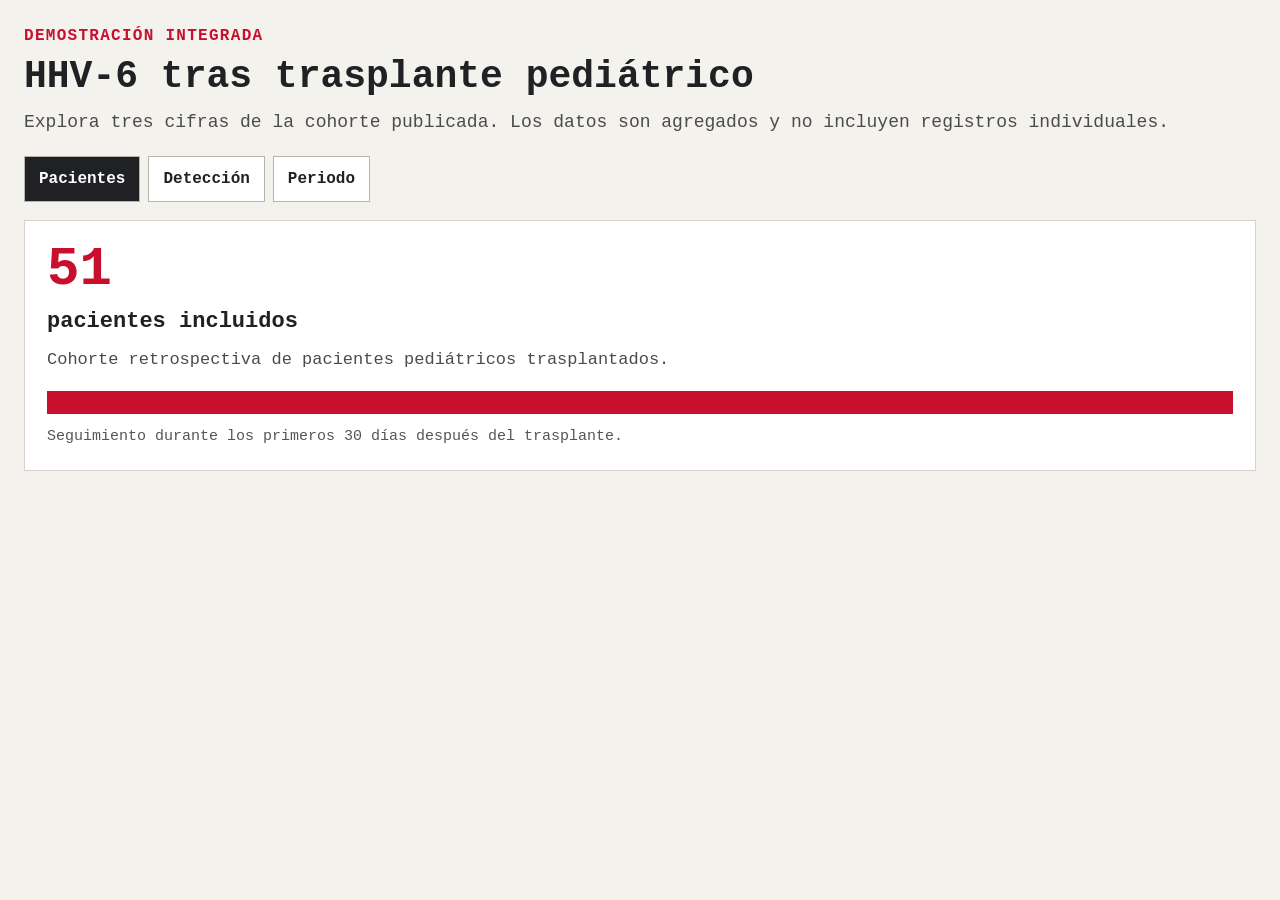
<file: demos/hhv6.html>
<!doctype html>
<html lang="es">
<head><meta charset="utf-8"><meta name="viewport" content="width=device-width,initial-scale=1"><title>HHV-6: resultados interactivos</title>
<style>
:root{font-family:Arial,Helvetica,sans-serif;color:#172226;background:#f8f8f4}*{box-sizing:border-box}body{margin:0;padding:24px}.label{margin:0 0 6px;color:#a6534a;font-size:11px;font-weight:700;letter-spacing:.08em;text-transform:uppercase}h1{margin:0 0 8px;font-size:clamp(22px,4vw,32px);line-height:1.15}p{line-height:1.5}.intro{margin:0 0 20px;color:#3d4b4d;font-size:14px}.tabs{display:flex;flex-wrap:wrap;gap:8px;margin-bottom:18px}.tabs button{min-height:44px;padding:10px 14px;border:1px solid #849494;background:#fff;color:#172226;font:700 13px Arial,sans-serif;cursor:pointer}.tabs button[aria-pressed=true]{background:#172226;color:#fff}.tabs button:focus-visible{outline:3px solid #b85e55;outline-offset:2px}.panel{min-height:160px;padding:22px;border:1px solid #c5cdca;background:#fff}.value{display:block;color:#b85e55;font-size:clamp(36px,7vw,54px);font-weight:700;line-height:1}.panel h2{margin:8px 0;font-size:18px}.detail{margin:0 0 18px;color:#3d4b4d;font-size:14px}.bar{height:23px;background:#dfe5e2}.bar span{display:block;height:100%;background:#327d80}.timeline{position:relative;height:28px;margin:25px 0;background:#dfe5e2}.timeline span{position:absolute;left:40%;width:43.333%;height:100%;background:#327d80}.axis{display:flex;justify-content:space-between;color:#42595b;font-size:11px}.note{margin:12px 0 0;color:#546262;font-size:12px}@media(max-width:500px){body{padding:17px}.panel{padding:16px}.intro,.detail{font-size:13px}}
@import url('https://fonts.googleapis.com/css2?family=IBM+Plex+Mono:wght@400;500;600;700&display=swap');
:root,body,body *{font-family:'IBM Plex Mono','Courier New',monospace!important}
:root{color:#202124;background:#f4f2ed}
body{padding:24px;font-size:18px;line-height:1.55}
.label{color:#c8102e;font-size:16px}
h1{font-size:clamp(27px,4vw,38px);line-height:1.2}
.intro{font-size:18px;color:#4b4b4b;line-height:1.6}
.tabs button{font-size:16px;min-height:46px;border-color:#b9b3ad;color:#202124}
.tabs button[aria-pressed=true]{background:#202124;color:#fff}
.tabs button:focus-visible{outline-color:#c8102e}
.panel{border-color:#d7d2cd}
.value{color:#c8102e;font-size:clamp(37px,7vw,54px)}
.panel h2{font-size:22px}
.detail{font-size:17px;color:#4b4b4b}
.bar,.timeline{background:#e8e4e0}
.bar span,.timeline span{background:#c8102e}
.axis,.note{font-size:15px;color:#555}
@media(max-width:500px){body{padding:18px;font-size:16px}.intro,.detail{font-size:16px}.panel{padding:18px}.tabs button{font-size:15px}.label{font-size:14px}.axis,.note{font-size:14px}}</style></head>
<body>
<p class="label" id="kicker">Demostración integrada</p><h1 id="heading">HHV-6 tras trasplante pediátrico</h1><p class="intro" id="intro">Explora tres cifras de la cohorte publicada. Los datos son agregados y no incluyen registros individuales.</p>
<div class="tabs" aria-label="Indicadores del estudio"><button type="button" data-index="0" aria-pressed="true">Pacientes</button><button type="button" data-index="1" aria-pressed="false">Detección</button><button type="button" data-index="2" aria-pressed="false">Periodo</button></div>
<div class="panel" aria-live="polite"><strong class="value" id="value">51</strong><h2 id="label">pacientes incluidos</h2><p class="detail" id="detail">Cohorte retrospectiva de pacientes pediátricos trasplantados.</p><div id="visual"><div class="bar"><span style="width:100%"></span></div></div><p class="note" id="note">Seguimiento durante los primeros 30 días después del trasplante.</p></div>
<script>
const en=new URLSearchParams(location.search).get('lang')==='en';
const copy=en?{
kicker:'Embedded interactive demo',heading:'HHV-6 after pediatric transplantation',intro:'Explore three aggregate findings from the published cohort. No individual patient records are included.',
tabs:['Patients','Detection','Timing'],
items:[
{value:'51',label:'patients included',detail:'Retrospective cohort of pediatric transplant recipients.',visual:'<div class="bar"><span style="width:100%"></span></div>',note:'Follow-up during the first 30 days after transplantation.'},
{value:'19 / 51',label:'had HHV-6 detected',detail:'Detection in the first 30 days: 37.3% of the cohort.',visual:'<div class="bar"><span style="width:37.3%"></span></div>',note:'The bar shows 37.3% of the 51 patients.'},
{value:'Days 12–25',label:'most detections occurred',detail:'Most detection events were concentrated in this interval.',visual:'<div class="timeline"><span></span></div><div class="axis"><span>Day 0</span><span>Day 12</span><span>Day 25</span><span>Day 30</span></div>',note:'The highlighted interval is descriptive, not a survival estimate.'}
]}:{
kicker:'Demostración integrada',heading:'HHV-6 tras trasplante pediátrico',intro:'Explora tres cifras de la cohorte publicada. Los datos son agregados y no incluyen registros individuales.',
tabs:['Pacientes','Detección','Periodo'],
items:[
{value:'51',label:'pacientes incluidos',detail:'Cohorte retrospectiva de pacientes pediátricos trasplantados.',visual:'<div class="bar"><span style="width:100%"></span></div>',note:'Seguimiento durante los primeros 30 días después del trasplante.'},
{value:'19 / 51',label:'con HHV-6 detectado',detail:'Detección en los primeros 30 días: 37,3 % de la cohorte.',visual:'<div class="bar"><span style="width:37.3%"></span></div>',note:'La barra representa 37,3 % de los 51 pacientes.'},
{value:'Días 12–25',label:'se concentró la mayoría de detecciones',detail:'La mayoría de eventos de detección ocurrió en este intervalo.',visual:'<div class="timeline"><span></span></div><div class="axis"><span>Día 0</span><span>Día 12</span><span>Día 25</span><span>Día 30</span></div>',note:'El intervalo resaltado es descriptivo, no una estimación de supervivencia.'}
]};
document.documentElement.lang=en?'en':'es';document.title=copy.heading;
for(const id of ['kicker','heading','intro'])document.getElementById(id).textContent=copy[id];
const buttons=[...document.querySelectorAll('[data-index]')];
buttons.forEach((b,i)=>{b.textContent=copy.tabs[i];b.addEventListener('click',()=>{buttons.forEach((item,j)=>item.setAttribute('aria-pressed',String(i===j)));const d=copy.items[i];for(const id of ['value','label','detail','note'])document.getElementById(id).textContent=d[id];document.getElementById('visual').innerHTML=d.visual})});
</script></body></html>
</file>
